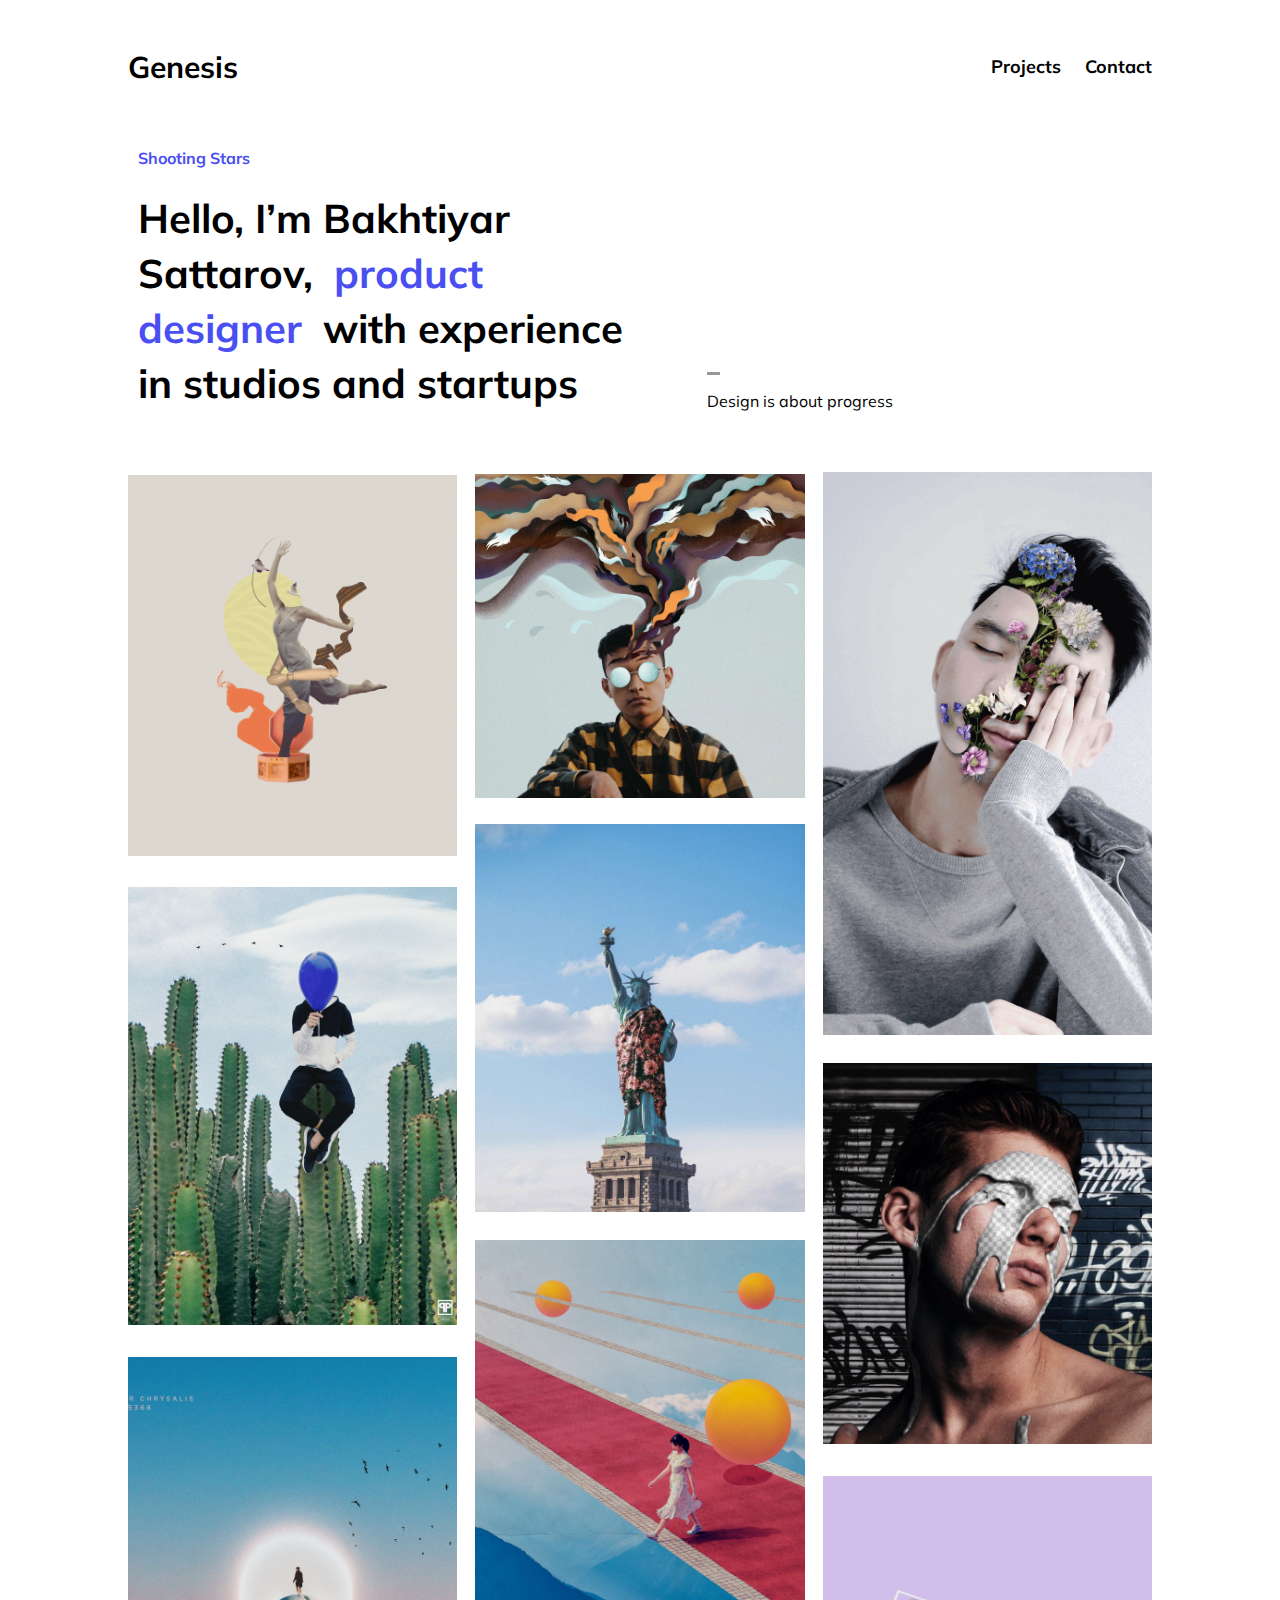
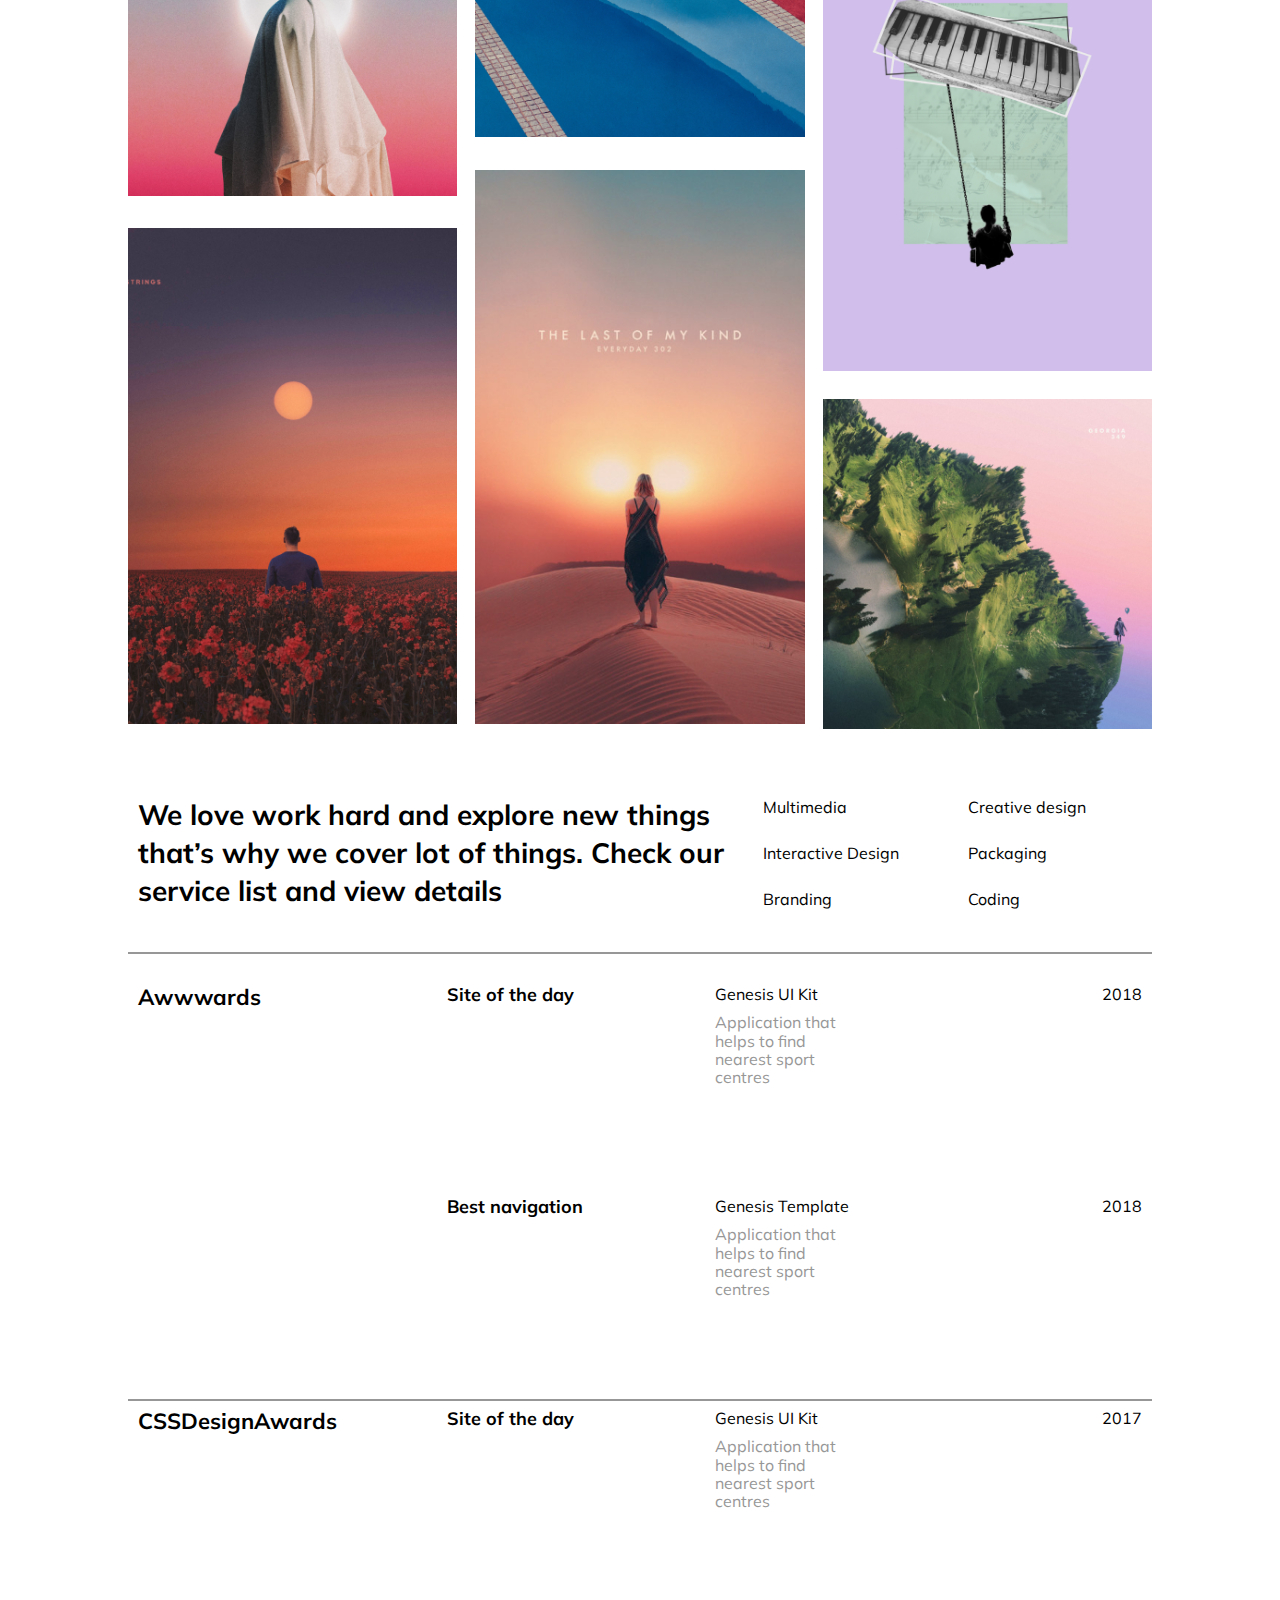
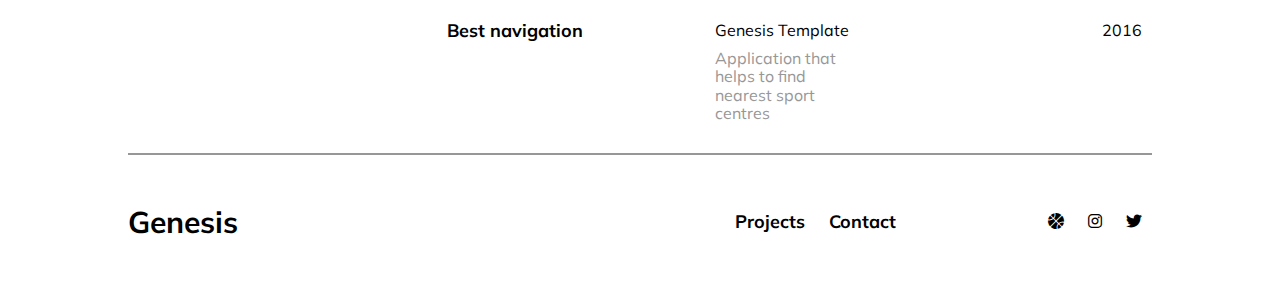
<file: index.html>
<!DOCTYPE html>
<html lang="en">

<head>
    <meta charset="UTF-8">
    <meta name="viewport" content="width=device-width, initial-scale=1.0">
    <!--Styles and Fonts-->
    <link rel="preconnect" href="https://fonts.googleapis.com">
    <link rel="preconnect" href="https://fonts.gstatic.com" crossorigin>
    <link href="https://fonts.googleapis.com/css2?family=Mulish:wght@200..1000&display=swap" rel="stylesheet">
    <link rel="stylesheet" href="https://cdnjs.cloudflare.com/ajax/libs/font-awesome/6.0.0-beta3/css/all.min.css">
    <link rel="stylesheet" href="../css/index.css">
    <link rel="stylesheet" href="/css/normalize.css">
    <!--FAV ico and PageTitle-->
    <link rel="icon" type="image/png" href="../images/favicon-portfolio.png">
    <title>Genesis Design</title>
</head>

<body>
    <header>
        <nav class="navbar">
            <div class="navbar-left">
                <a href="../index.html" class="navbar-title">Genesis</a>
            </div>
            <div class="navbar-right">
                <a href="/pages/projects.html">Projects</a>
                <a href="/pages/contact.html">Contact</a>
            </div>
        </nav>
    </header>

    <main>
        <!--Section 1 - titles and informations-->
        <section class="container-section">
            <div class="left-container">
                <p class="info-1 span-style">Shooting Stars</p>
                <h1 class="main-title">Hello, I’m Bakhtiyar Sattarov,
                    <span class="span-style">product designer
                    </span>with experience
                    in studios and startups
                </h1>
            </div>
            <div class="right-container">
                <p class="right-container-info-1">Design is about progress</p>
            </div>
        </section>
        <!--Section 2 - images container-->
        <section class="container-section section-2">
            <div class="container grid-section-2">
                <div class="image1"><img src="./images/img-index-1.png" alt="Exotic sculpture"></div>
                <div class="image2"><img src="./images/img-index-2.png" alt="Man wearing glasses"></div>
                <div class="image3"><img src="./images/img-index-3.png" alt="Man with roses on his face"></div>
                <div class="image4"><img src="./images/img-index-4.png" alt="Man sitting on cacti"></div>
                <div class="image5"><img src="./images/img-index-5.png" alt="Statue of Liberty"></div>
                <div class="image6"><img src="./images/img-index-6.png" alt="Man with paint on his face"></div>
                <div class="image7"><img src="./images/img-index-7.png" alt="Veil with halo in the center"></div>
                <div class="image8"><img src="./images/img-index-8.png" alt="Woman walking"></div>
                <div class="image9"><img src="./images/img-index-9.png" alt="Child on toy swing"></div>
                <div class="image10"><img src="./images/img-index-10.png" alt="Rose plantation"></div>
                <div class="image11"><img src="./images/img-index-11.png" alt="Woman walking on dunes"></div>
                <div class="image12"><img src="./images/img-index-12.png" alt="Nature with a lake"></div>
            </div>
        </section>
        <!--Section 3 - more informations-->
        <section class="container-section">
            <div class="container">
                <div class="left-container section-3">
                    <h2 class="second-title">We love work hard and explore new things that’s why we cover lot of things.
                        Check
                        our service list
                        and
                        view details
                    </h2>
                </div>
                <div class="middle-container section-3">
                    <p class="info-3">Multimedia</p>
                    <p class="info-3">Interactive Design</p>
                    <p class="info-3">Branding</p>
                </div>
                <div class="right-container section-3">
                    <p class="info-3">Creative design</p>
                    <p class="info-3">Packaging</p>
                    <p class="info-3">Coding</p>
                </div>
            </div>
        </section>
        <!--Section 4 - Column informations 'Awwwards' and 'CSSDesignAwards'-->
        <section class="container-section">
            <div class="container grid-section-4">
                <div class="item-1">
                    <h3 class="third-title">Awwwards</h3>
                </div>
                <div class="item-2">
                    <h4 class="fourth-title">Site of the day</h4>
                </div>
                <div class="item-3">
                    <p class="info-4-style-1">Genesis UI Kit</p>
                    <p class="info-4-style-2">Application that helps to find nearest sport centres</p>
                </div>
                <div class="item-4">
                    <p class="info-4-style-3">2018</p>
                </div>
                <div class="item-5">
                    <h4 class="fourth-title">Best navigation</h4>
                </div>
                <div class="item-6">
                    <p class="info-4-style-1">Genesis Template</p>
                    <p class="info-4-style-2">Application that helps to find nearest sport centres</p>
                </div>
                <div class="item-7">
                    <p class="info-4-style-3">2018</p>
                </div>
                <!-- Separator element for border -->
                <div class="separator"></div>
                <div class="item-8">
                    <h3 class="third-title">CSSDesignAwards</h3>
                </div>
                <div class="item-9">
                    <h4 class="fourth-title">Site of the day</h4>
                </div>
                <div class="item-10">
                    <p class="info-4-style-1">Genesis UI Kit</p>
                    <p class="info-4-style-2">Application that helps to find nearest sport centres</p>
                </div>
                <div class="item-11">
                    <p class="info-4-style-3">2017</p>
                </div>
                <div class="item-12">
                    <h4 class="fourth-title">Best navigation</h4>
                </div>
                <div class="item-13">
                    <p class="info-4-style-1">Genesis Template</p>
                    <p class="info-4-style-2">Application that helps to find nearest sport centres</p>
                </div>
                <div class="item-14">
                    <p class="info-4-style-3">2016</p>
                </div>
            </div>
        </section>
    </main>
    <footer class="footer-container">
        <div class="footer-left">
            <a href="../index.html" class="footer-title">Genesis</a>
        </div>
        <div class="footer-right">
            <a href="../pages/projects.html">Projects</a>
            <a href="../pages/contact.html">Contact</a>
        </div>
        <div class="social-media">
            <i class="fa-solid fa-basketball"></i>
            <i class="fa-brands fa-instagram"></i>
            <i class="fa-brands fa-twitter"></i>
        </div>
    </footer>
</body>

</html>
</file>
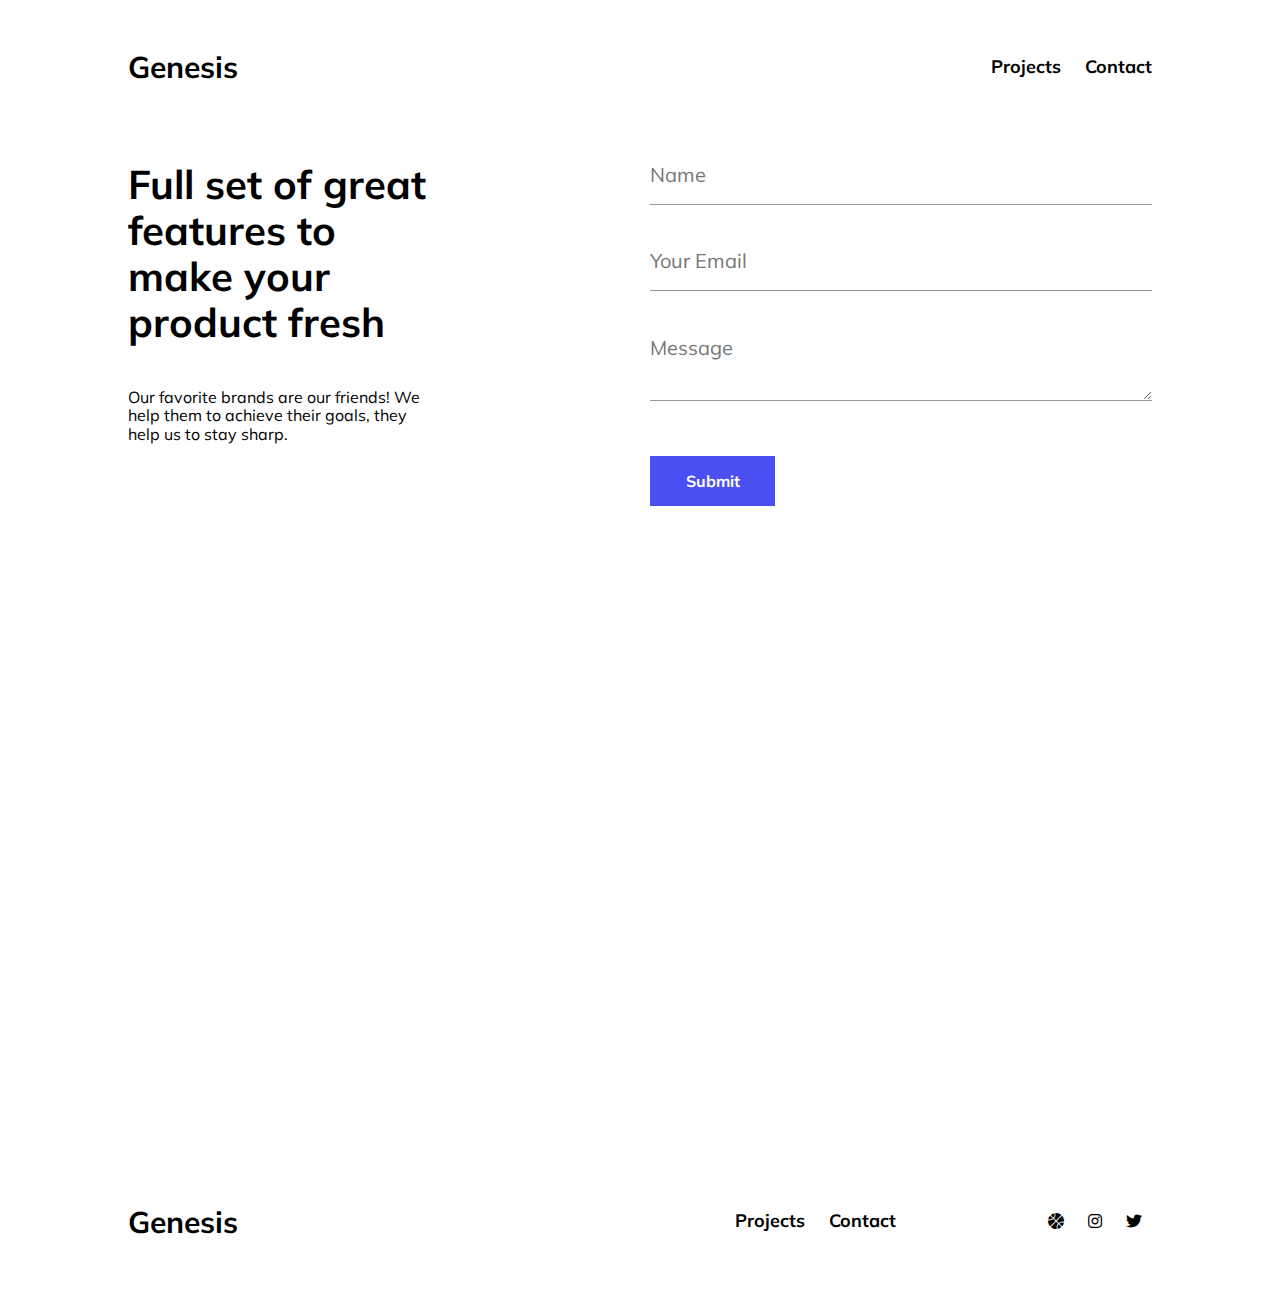
<file: pages/contact.html>
<!DOCTYPE html>
<html lang="en">

<head>
    <meta charset="UTF-8">
    <meta name="viewport" content="width=device-width, initial-scale=1.0">
    <!--Styles and Fonts-->
    <link rel="preconnect" href="https://fonts.googleapis.com">
    <link rel="preconnect" href="https://fonts.gstatic.com" crossorigin>
    <link href="https://fonts.googleapis.com/css2?family=Mulish:wght@200..1000&display=swap" rel="stylesheet">
    <link rel="stylesheet" href="https://cdnjs.cloudflare.com/ajax/libs/font-awesome/6.0.0-beta3/css/all.min.css">
    <link rel="stylesheet" href="../css/normalize.css">
    <link rel="stylesheet" href="../css/contact.css">
    <!--FAV ico and PageTitle-->
    <link rel="icon" type="image/png" href="../images/favicon-portfolio.png">
    <title>Contact</title>
</head>

<body>
    <header>
        <nav class="navbar">
            <div class="navbar-left">
                <a href="../index.html" class="navbar-title">Genesis</a>
            </div>
            <div class="navbar-right">
                <a href="../pages/projects.html">Projects</a>
                <a href="../pages/contact.html">Contact</a>
            </div>
        </nav>
    </header>
    <main>
        <section class="container-section">
            <div class="container">
                <div class="left-container">
                    <h1 class="contact-main-title">Full set of great features to make your product fresh</h1>
                    <p class="contact-info">Our favorite brands are our friends! We help them to achieve their goals,
                        they help us to stay sharp.</p>
                </div>
                <div class="right-container">
                    <form action="post" class="contact-form">
                        <input type="text" name="full-name" id="full-name" class="input-style" placeholder="Name"
                            required>
                        <input type="email" name="email" id="email" placeholder="Your Email" class="input-style"
                            required>
                        <textarea id="message" name="message" placeholder="Message" class="input-style"
                            required></textarea>
                        <button type="submit" class="btn-submit">Submit</button>
                    </form>
                </div>
            </div>
        </section>
        <section class="container-section">
            <iframe class="map" title="Google Search Result for Example"
                src="https://www.google.com/maps/embed?pb=!1m18!1m12!1m3!1d3927.38170725722!2d-73.94854320223972!3d40.702175382916735!2m3!1f0!2f0!3f0!3m2!1i1024!2i768!4f13.1!3m3!1m2!1s0x89c25bfae0c4ffa1%3A0x4ca1a0fe1d8507a7!2sBroadway%20Triangle%2C%20Brooklyn%2C%20NY%2011206%2C%20USA!5e0!3m2!1sen!2sse!4v1727700426105!5m2!1sen!2sse"></iframe>

        </section>
    </main>
    <footer class="footer-container">
        <div class="footer-left">
            <a href="../index.html" class="footer-title">Genesis</a>
        </div>
        <div class="footer-right">
            <a href="../pages/projects.html">Projects</a>
            <a href="../pages/contact.html">Contact</a>
        </div>
        <div class="social-media">
            <i class="fa-solid fa-basketball"></i>
            <i class="fa-brands fa-instagram"></i>
            <i class="fa-brands fa-twitter"></i>
        </div>
    </footer>
</body>

</html>
</file>
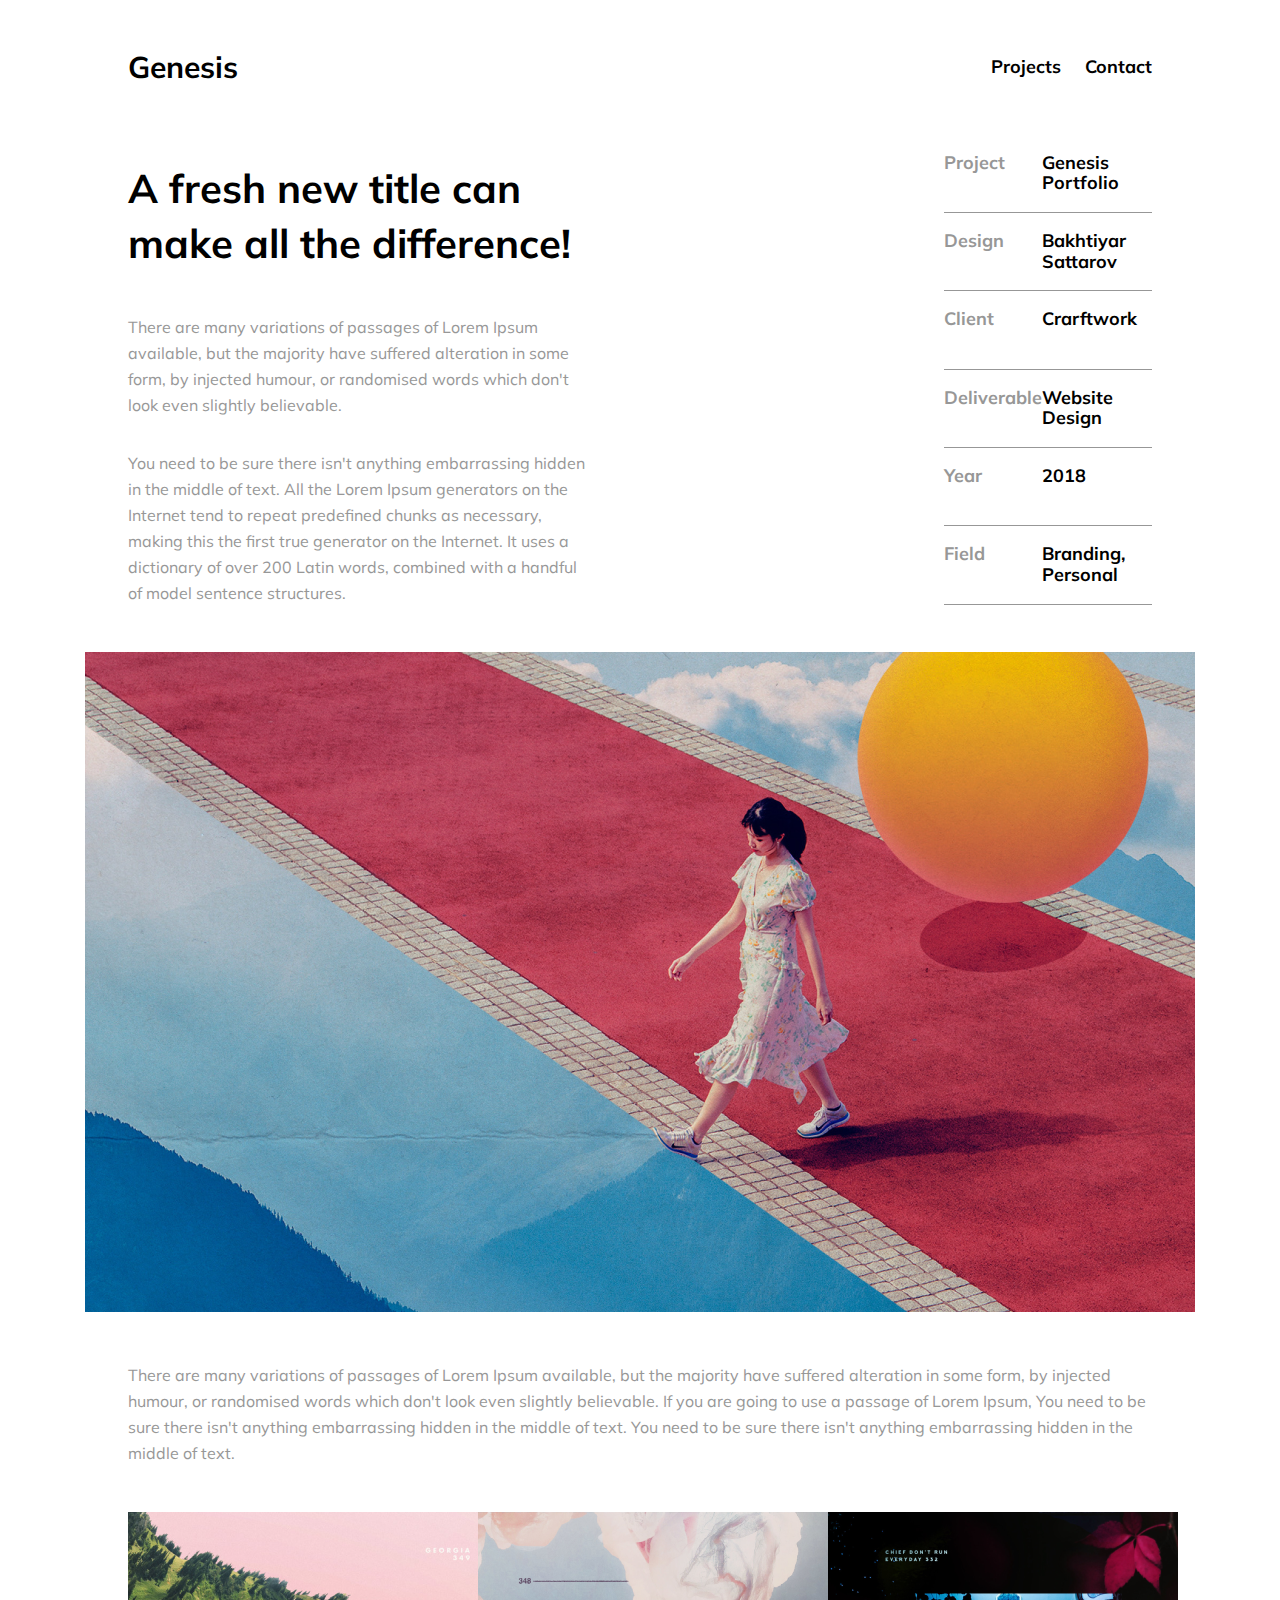
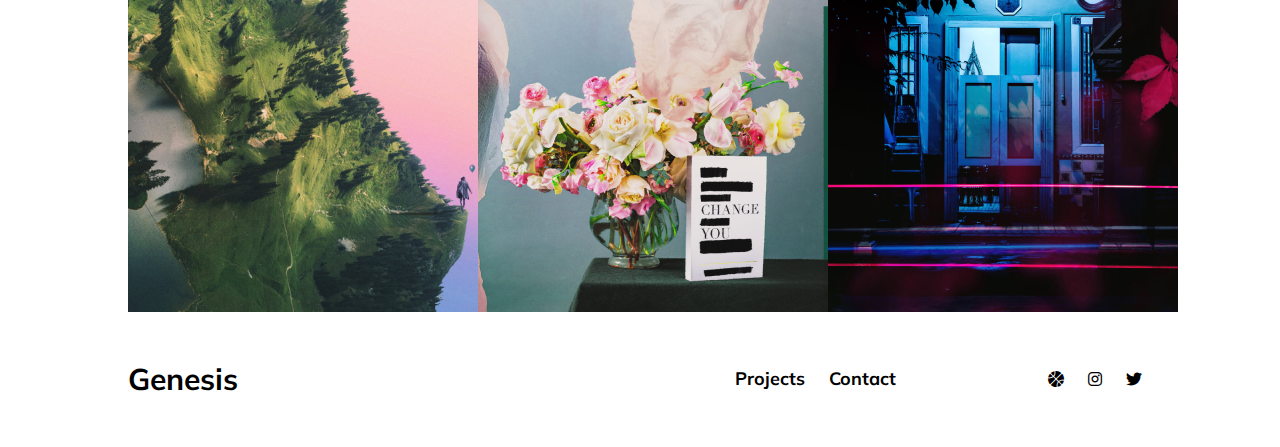
<file: pages/projects.html>
<!DOCTYPE html>
<html lang="en">

<head>
    <meta charset="UTF-8">
    <meta name="viewport" content="width=device-width, initial-scale=1.0">
    <!--Styles and Fonts-->
    <link rel="preconnect" href="https://fonts.googleapis.com">
    <link rel="preconnect" href="https://fonts.gstatic.com" crossorigin>
    <link href="https://fonts.googleapis.com/css2?family=Mulish:wght@200..1000&display=swap" rel="stylesheet">
    <link rel="stylesheet" href="https://cdnjs.cloudflare.com/ajax/libs/font-awesome/6.0.0-beta3/css/all.min.css">
    <link rel="stylesheet" href="../css/normalize.css">
    <link rel="stylesheet" href="../css/projects.css">
    <!--FAV ico and PageTitle-->
    <link rel="icon" type="image/png" href="../images/favicon-portfolio.png">
    <title>Projects</title>
</head>

<body>
    <header>
        <nav class="navbar">
            <div class="navbar-left">
                <a href="../index.html" class="navbar-title">Genesis</a>
            </div>
            <div class="navbar-right">
                <a href="../pages/projects.html">Projects</a>
                <a href="../pages/contact.html">Contact</a>
            </div>
        </nav>
    </header>
    <main>
        <!--Section 1-->
        <section class="container-section">
            <div class="left-container">
                <h1 class="projects-main-title">A fresh new title can make all the difference!</h1>
                <p class="project-informations">There are many variations of passages of Lorem Ipsum available, but the
                    majority have suffered
                    alteration in some form,
                    by injected humour, or randomised words which don't look even slightly believable.</p>
                <p class="project-informations">You need to be sure there isn't anything embarrassing hidden in the
                    middle of text. All the Lorem
                    Ipsum generators on
                    the Internet tend to repeat predefined chunks as necessary, making this the first true generator on
                    the Internet. It
                    uses a dictionary of over 200 Latin words, combined with a handful of model sentence structures.</p>
            </div>
            <div class="right-container">
                <div class="grid-container">
                    <div class="grid-item item-1">
                        <p>Project</p>
                    </div>
                    <div class="grid-item item-2">
                        <p>Genesis Portfolio</p>
                    </div>
                    <div class="grid-item item-3">
                        <p>Design</p>
                    </div>
                    <div class="grid-item item-4">
                        <p>Bakhtiyar Sattarov</p>
                    </div>
                    <div class="grid-item item-5">
                        <p>Client</p>
                    </div>
                    <div class="grid-item item-6">
                        <p>Crarftwork</p>
                    </div>
                    <div class="grid-item item-7">
                        <p>Deliverable</p>
                    </div>
                    <div class="grid-item item-8">
                        <p>Website Design</p>
                    </div>
                    <div class="grid-item item-9">
                        <p>Year</p>
                    </div>
                    <div class="grid-item item-10">
                        <p>2018</p>
                    </div>
                    <div class="grid-item item-11">
                        <p>Field</p>
                    </div>
                    <div class="grid-item item-12">
                        <p>Branding, Personal</p>
                    </div>
                </div><!--End div grid-container -->
            </div><!--End div right-container -->
        </section>
        <!--Section 2-->
        <section class="container-section section-2">
            <div>
                <img src="../images/img-projects-1-woman-blue-red.png" alt="Woman walking">
            </div>
        </section>
        <!--Section 3-->
        <section class="container-section section-3">
            <div>
                <p class="project-informations">There are many variations of passages of Lorem Ipsum available, but the
                    majority have suffered alteration in some form,
                    by injected humour, or randomised words which don't look even slightly believable. If you are going
                    to use a passage of
                    Lorem Ipsum, You need to be sure there isn't anything embarrassing hidden in the middle of text. You
                    need to be sure
                    there isn't anything embarrassing hidden in the middle of text.</p>
            </div>
        </section>
        <!--Section 4-->
        <section class="container-section section-4">
            <img src="../images/img-projects-2-nature-.png" alt="Nature with a lake">
            <img src="../images/img-projects-3-flowers.png" alt="Flowers with a book">
            <img src="../images/img-projects-4-blue-door.png" alt="Dark and Blue Door">
        </section>
    </main>
    <footer class="footer-container">
        <div class="footer-left">
            <a href="../index.html" class="footer-title">Genesis</a>
        </div>
        <div class="footer-right">
            <a href="../pages/projects.html">Projects</a>
            <a href="../pages/contact.html">Contact</a>
        </div>
        <div class="social-media">
            <i class="fa-solid fa-basketball"></i>
            <i class="fa-brands fa-instagram"></i>
            <i class="fa-brands fa-twitter"></i>
        </div>
    </footer>
</body>

</html>
</file>
<file: css/index.css>
/* Navbar Styles */
.navbar {
  margin: 30px auto;
  max-width: 80%;
  display: grid;
  grid-template-columns: 1fr 1fr; /* Two equal columns */
  padding: 20px;
  align-items: center; /* Center items vertically */
}

.navbar-left {
  justify-self: start;
}

.navbar-right {
  justify-self: end;
}

.navbar-title {
  font-family: "Mulish", sans-serif;
  font-size: 30px;
  font-weight: bold;
  color: black;
  text-decoration: none;
}

.navbar-right a {
  font-family: "Mulish", sans-serif;
  font-size: 18px;
  margin-left: 20px;
  text-decoration: none;
  color: black;
  font-weight: bold;
}

.navbar-right a:hover {
  text-decoration: underline;
}

/* Navbar Styles */
.footer-container {
  margin: 30px auto;
  max-width: 80%;
  display: grid;
  grid-template-columns: 1fr 1fr 1fr 1fr; /* Four equal columns */
  padding: 20px;
  align-items: center; /* Center items vertically */
}

.footer-left {
  grid-column-start: 1;
  grid-column-end: 3;
  justify-self: start;
}

.footer-right,
.social-media {
  justify-self: end;
  grid-column-start: 3;
  grid-column-end: 3;
}

.footer-title {
  font-family: "Mulish", sans-serif;
  font-size: 30px;
  font-weight: bold;
  color: black;
  text-decoration: none;
}

.footer-right a {
  font-family: "Mulish", sans-serif;
  font-size: 18px;
  margin-left: 20px;
  text-decoration: none;
  color: black;
  font-weight: bold;
}

.footer-right a:hover {
  text-decoration: underline;
}

.social-media {
  grid-column-start: 4;
  grid-column-end: 4;
}

.social-media i {
  margin: 0 10px 0 10px;
}

.social-media i:hover {
  cursor: pointer;
}

.container-section {
  /* All sections */
  display: flex;
  margin: 30px auto;
  max-width: 80%;
  max-height: 100vh;
}
.container-section.section-2 {
  display: block;
  max-height: none;
}

.container {
  display: flex;
  justify-content: space-between;
  align-items: center;
  width: 100%;
  min-height: inherit;
}

.left-container {
  display: flex;
  flex-direction: column;
  width: 50%;
  min-height: inherit;
}
.left-container.section-3 {
  width: 60%;
}

.right-container {
  display: flex;
  flex-direction: column;
  width: 50%;
  justify-content: flex-end;
  align-items: flex-end;
}
.right-container.section-3 {
  width: 20%;
}

.middle-container {
  display: flex;
  flex-direction: column;
  align-items: flex-end;
  justify-self: end;
}
.middle-container.section-3 {
  width: 20%;
}

.right-container-info-1 {
  position: relative;
  padding-top: 20px; /* Extra spacing at the top to avoid overlapping the content */
}

.right-container-info-1::before {
  content: "";
  position: absolute;
  top: 0;
  left: 0;
  width: 3%; /* "Border" width */
  height: 3px; /* Height of the "border" */
  background-color: #979797; /* "Border" color */
}

.main-title,
.second-title,
.third-title,
.fourth-title,
.right-container-info-1,
.info-1,
.info-3,
.info-4-style-1,
.info-4-style-2,
.info-4-style-3,
.span-style {
  font-family: "Mulish", sans-serif;
  font-optical-sizing: auto;
  width: 85%;
  margin: 10px;
}
.main-title.main-title, .main-title.second-title, .main-title.third-title, .main-title.fourth-title,
.second-title.main-title,
.second-title.second-title,
.second-title.third-title,
.second-title.fourth-title,
.third-title.main-title,
.third-title.second-title,
.third-title.third-title,
.third-title.fourth-title,
.fourth-title.main-title,
.fourth-title.second-title,
.fourth-title.third-title,
.fourth-title.fourth-title,
.right-container-info-1.main-title,
.right-container-info-1.second-title,
.right-container-info-1.third-title,
.right-container-info-1.fourth-title,
.info-1.main-title,
.info-1.second-title,
.info-1.third-title,
.info-1.fourth-title,
.info-3.main-title,
.info-3.second-title,
.info-3.third-title,
.info-3.fourth-title,
.info-4-style-1.main-title,
.info-4-style-1.second-title,
.info-4-style-1.third-title,
.info-4-style-1.fourth-title,
.info-4-style-2.main-title,
.info-4-style-2.second-title,
.info-4-style-2.third-title,
.info-4-style-2.fourth-title,
.info-4-style-3.main-title,
.info-4-style-3.second-title,
.info-4-style-3.third-title,
.info-4-style-3.fourth-title,
.span-style.main-title,
.span-style.second-title,
.span-style.third-title,
.span-style.fourth-title {
  font-weight: 700;
  font-style: normal;
  width: auto;
}
.main-title.main-title,
.second-title.main-title,
.third-title.main-title,
.fourth-title.main-title,
.right-container-info-1.main-title,
.info-1.main-title,
.info-3.main-title,
.info-4-style-1.main-title,
.info-4-style-2.main-title,
.info-4-style-3.main-title,
.span-style.main-title {
  font-size: 40px;
  line-height: 55px;
}
.main-title.second-title,
.second-title.second-title,
.third-title.second-title,
.fourth-title.second-title,
.right-container-info-1.second-title,
.info-1.second-title,
.info-3.second-title,
.info-4-style-1.second-title,
.info-4-style-2.second-title,
.info-4-style-3.second-title,
.span-style.second-title {
  font-size: 28px;
  line-height: 38px;
}
.main-title.third-title,
.second-title.third-title,
.third-title.third-title,
.fourth-title.third-title,
.right-container-info-1.third-title,
.info-1.third-title,
.info-3.third-title,
.info-4-style-1.third-title,
.info-4-style-2.third-title,
.info-4-style-3.third-title,
.span-style.third-title {
  font-size: 22px;
  line-height: auto;
}
.main-title.fourth-title,
.second-title.fourth-title,
.third-title.fourth-title,
.fourth-title.fourth-title,
.right-container-info-1.fourth-title,
.info-1.fourth-title,
.info-3.fourth-title,
.info-4-style-1.fourth-title,
.info-4-style-2.fourth-title,
.info-4-style-3.fourth-title,
.span-style.fourth-title {
  font-size: 18px;
  line-height: auto;
}
.main-title.info-1, .main-title.info-3, .main-title.info-4-style-1, .main-title.info-4-style-2, .main-title.info-4-style-3,
.second-title.info-1,
.second-title.info-3,
.second-title.info-4-style-1,
.second-title.info-4-style-2,
.second-title.info-4-style-3,
.third-title.info-1,
.third-title.info-3,
.third-title.info-4-style-1,
.third-title.info-4-style-2,
.third-title.info-4-style-3,
.fourth-title.info-1,
.fourth-title.info-3,
.fourth-title.info-4-style-1,
.fourth-title.info-4-style-2,
.fourth-title.info-4-style-3,
.right-container-info-1.info-1,
.right-container-info-1.info-3,
.right-container-info-1.info-4-style-1,
.right-container-info-1.info-4-style-2,
.right-container-info-1.info-4-style-3,
.info-1.info-1,
.info-1.info-3,
.info-1.info-4-style-1,
.info-1.info-4-style-2,
.info-1.info-4-style-3,
.info-3.info-1,
.info-3.info-3,
.info-3.info-4-style-1,
.info-3.info-4-style-2,
.info-3.info-4-style-3,
.info-4-style-1.info-1,
.info-4-style-1.info-3,
.info-4-style-1.info-4-style-1,
.info-4-style-1.info-4-style-2,
.info-4-style-1.info-4-style-3,
.info-4-style-2.info-1,
.info-4-style-2.info-3,
.info-4-style-2.info-4-style-1,
.info-4-style-2.info-4-style-2,
.info-4-style-2.info-4-style-3,
.info-4-style-3.info-1,
.info-4-style-3.info-3,
.info-4-style-3.info-4-style-1,
.info-4-style-3.info-4-style-2,
.info-4-style-3.info-4-style-3,
.span-style.info-1,
.span-style.info-3,
.span-style.info-4-style-1,
.span-style.info-4-style-2,
.span-style.info-4-style-3 {
  font-size: 16px;
  line-height: auto;
  font-style: normal;
}
.main-title.info-1, .main-title.info-4-style-2,
.second-title.info-1,
.second-title.info-4-style-2,
.third-title.info-1,
.third-title.info-4-style-2,
.fourth-title.info-1,
.fourth-title.info-4-style-2,
.right-container-info-1.info-1,
.right-container-info-1.info-4-style-2,
.info-1.info-1,
.info-1.info-4-style-2,
.info-3.info-1,
.info-3.info-4-style-2,
.info-4-style-1.info-1,
.info-4-style-1.info-4-style-2,
.info-4-style-2.info-1,
.info-4-style-2.info-4-style-2,
.info-4-style-3.info-1,
.info-4-style-3.info-4-style-2,
.span-style.info-1,
.span-style.info-4-style-2 {
  color: #979797;
}
.main-title.info-1,
.second-title.info-1,
.third-title.info-1,
.fourth-title.info-1,
.right-container-info-1.info-1,
.info-1.info-1,
.info-3.info-1,
.info-4-style-1.info-1,
.info-4-style-2.info-1,
.info-4-style-3.info-1,
.span-style.info-1 {
  font-weight: 700;
  line-height: 26px;
}
.main-title.info-3,
.second-title.info-3,
.third-title.info-3,
.fourth-title.info-3,
.right-container-info-1.info-3,
.info-1.info-3,
.info-3.info-3,
.info-4-style-1.info-3,
.info-4-style-2.info-3,
.info-4-style-3.info-3,
.span-style.info-3 {
  font-weight: 400;
  line-height: 26px;
}
.main-title.info-4-style-2,
.second-title.info-4-style-2,
.third-title.info-4-style-2,
.fourth-title.info-4-style-2,
.right-container-info-1.info-4-style-2,
.info-1.info-4-style-2,
.info-3.info-4-style-2,
.info-4-style-1.info-4-style-2,
.info-4-style-2.info-4-style-2,
.info-4-style-3.info-4-style-2,
.span-style.info-4-style-2 {
  width: 11vw;
  font-weight: 400;
}
.main-title.span-style,
.second-title.span-style,
.third-title.span-style,
.fourth-title.span-style,
.right-container-info-1.span-style,
.info-1.span-style,
.info-3.span-style,
.info-4-style-1.span-style,
.info-4-style-2.span-style,
.info-4-style-3.span-style,
.span-style.span-style {
  color: #4a4ff2;
}

.grid-section-2 {
  display: grid;
  gap: 2vh;
  padding-top: 2%;
  padding-bottom: 2%;
  grid-template-columns: repeat(9, 1fr);
  grid-template-rows: repeat(32, 1fr);
}

.grid-section-2 img,
.grid-section-2 div {
  width: inherit;
  height: inherit;
}

.image1 {
  grid-column-start: 1;
  grid-column-end: 4;
  grid-row-start: 1;
  grid-row-end: 8;
}

.image2 {
  grid-column-start: 4;
  grid-column-end: 7;
  grid-row-start: 1;
  grid-row-end: 7;
}

.image3 {
  grid-column-start: 7;
  grid-column-end: 10;
  grid-row-start: 1;
  grid-row-end: 11;
}

.image4 {
  grid-column-start: 1;
  grid-column-end: 4;
  grid-row-start: 8;
  grid-row-end: 16;
}

.image5 {
  grid-column-start: 4;
  grid-column-end: 7;
  grid-row-start: 7;
  grid-row-end: 14;
}

.image6 {
  grid-column-start: 7;
  grid-column-end: 10;
  grid-row-start: 11;
  grid-row-end: 18;
}

.image7 {
  grid-column-start: 1;
  grid-column-end: 4;
  grid-row-start: 16;
  grid-row-end: 24;
}

.image8 {
  grid-column-start: 4;
  grid-column-end: 7;
  grid-row-start: 14;
  grid-row-end: 23;
}

.image9 {
  grid-column-start: 7;
  grid-column-end: 10;
  grid-row-start: 18;
  grid-row-end: 27;
}

.image10 {
  grid-column-start: 1;
  grid-column-end: 4;
  grid-row-start: 24;
  grid-row-end: 33;
}

.image11 {
  grid-column-start: 4;
  grid-column-end: 7;
  grid-row-start: 23;
  grid-row-end: 33;
}

.image12 {
  grid-column-start: 7;
  grid-column-end: 10;
  grid-row-start: 27;
  grid-row-end: 33;
}

.grid-section-4 {
  display: grid;
  gap: 10vh;
  padding-top: 2%;
  padding-bottom: 2%;
  grid-template-columns: repeat(4, 1fr);
  grid-template-rows: repeat(4, 1fr);
  align-items: start; /* Aligns content to the top of cells */
  border-top: 2px solid #979797;
  border-bottom: 2px solid #979797;
}

/* Style for the separator element */
.separator {
  grid-column: 1/-1; /* Occupy all columns */
  grid-row: 3; /* Position between the second and third line */
  height: 2px;
  background-color: #979797;
}

/* Items 1 to 7 */
.item-1 {
  grid-column: 1;
  grid-row: 1/3; /* Occupies the first two lines */
}

.item-2 {
  grid-column: 2;
  grid-row: 1;
}

.item-3 {
  grid-column: 3;
  grid-row: 1;
}

.item-4 {
  grid-column: 4;
  grid-row: 1;
  justify-self: end;
}

.item-5 {
  grid-column: 2;
  grid-row: 2;
}

.item-6 {
  grid-column: 3;
  grid-row: 2;
}

.item-7 {
  grid-column: 4;
  grid-row: 2;
  justify-self: end;
}

/* Items 8 to 14 */
.item-8 {
  grid-column: 1;
  grid-row: 3/5; /* Occupies the third and fourth line */
}

.item-9 {
  grid-column: 2;
  grid-row: 3;
}

.item-10 {
  grid-column: 3;
  grid-row: 3;
}

.item-11 {
  grid-column: 4;
  grid-row: 3;
  justify-self: end;
}

.item-12 {
  grid-column: 2;
  grid-row: 4;
}

.item-13 {
  grid-column: 3;
  grid-row: 4;
}

.item-14 {
  grid-column: 4;
  grid-row: 4;
  justify-self: end;
}
</file>
<file: css/contact.css>
@charset "UTF-8";
/* Navbar Styles */
.navbar {
  margin: 30px auto;
  max-width: 80%;
  display: grid;
  grid-template-columns: 1fr 1fr; /* Two equal columns */
  padding: 20px;
  align-items: center; /* Center items vertically */
}

.navbar-left {
  justify-self: start;
}

.navbar-right {
  justify-self: end;
}

.navbar-title {
  font-family: "Mulish", sans-serif;
  font-size: 30px;
  font-weight: bold;
  color: black;
  text-decoration: none;
}

.navbar-right a {
  font-family: "Mulish", sans-serif;
  font-size: 18px;
  margin-left: 20px;
  text-decoration: none;
  color: black;
  font-weight: bold;
}

.navbar-right a:hover {
  text-decoration: underline;
}

/* Navbar Styles */
.footer-container {
  margin: 30px auto;
  max-width: 80%;
  display: grid;
  grid-template-columns: 1fr 1fr 1fr 1fr; /* Four equal columns */
  padding: 20px;
  align-items: center; /* Center items vertically */
}

.footer-left {
  grid-column-start: 1;
  grid-column-end: 3;
  justify-self: start;
}

.footer-right,
.social-media {
  justify-self: end;
  grid-column-start: 3;
  grid-column-end: 3;
}

.footer-title {
  font-family: "Mulish", sans-serif;
  font-size: 30px;
  font-weight: bold;
  color: black;
  text-decoration: none;
}

.footer-right a {
  font-family: "Mulish", sans-serif;
  font-size: 18px;
  margin-left: 20px;
  text-decoration: none;
  color: black;
  font-weight: bold;
}

.footer-right a:hover {
  text-decoration: underline;
}

.social-media {
  grid-column-start: 4;
  grid-column-end: 4;
}

.social-media i {
  margin: 0 10px 0 10px;
}

.social-media i:hover {
  cursor: pointer;
}

.container-section {
  /* All sections */
  display: flex;
  position: relative;
  margin: 30px auto;
  max-width: 80%;
  min-height: 50vh;
}

.container {
  display: flex;
  justify-content: space-between;
  align-items: center;
  width: 100%;
  min-height: inherit;
}

.left-container {
  display: flex;
  flex-direction: column;
  width: 30%;
  min-height: inherit;
}

.right-container {
  width: 49%;
  min-height: inherit;
}

.contact-main-title,
.btn-submit,
.contact-form {
  font-family: "Mulish", sans-serif;
  font-optical-sizing: auto;
  font-weight: 700;
  font-style: normal;
  font-size: 40px;
}

.contact-form {
  display: flex;
  justify-content: space-between;
  flex-direction: column;
}

.input-style {
  margin: 1.2vh 0 1.2vw 0;
  padding: 2vh 0 2vh 0;
  font-size: 20px;
  color: #979797;
  border: none;
  border-bottom: 1px solid #979797;
}

.contact-info {
  font-family: "Mulish", sans-serif;
  font-optical-sizing: auto;
  font-weight: 400;
  font-style: normal;
  font-size: 16px;
}

.btn-submit {
  margin-top: 8%;
  height: 50px;
  width: 125px;
  font-size: 16px;
  line-height: 20px;
  color: #ffffff;
  border: none;
  background-color: #4a4ff2;
  cursor: pointer;
  transition: transform 0.9s ease;
  /* Transição suave */
}

.btn-submit:hover {
  transform: scale(1.1);
}

.map {
  width: 100%;
  min-height: 60vh;
  border: none;
  filter: grayscale(100%);
}
</file>
<file: css/projects.css>
/* Navbar Styles */
.navbar {
  margin: 30px auto;
  max-width: 80%;
  display: grid;
  grid-template-columns: 1fr 1fr; /* Two equal columns */
  padding: 20px;
  align-items: center; /* Center items vertically */
}

.navbar-left {
  justify-self: start;
}

.navbar-right {
  justify-self: end;
}

.navbar-title {
  font-family: "Mulish", sans-serif;
  font-size: 30px;
  font-weight: bold;
  color: black;
  text-decoration: none;
}

.navbar-right a {
  font-family: "Mulish", sans-serif;
  font-size: 18px;
  margin-left: 20px;
  text-decoration: none;
  color: black;
  font-weight: bold;
}

.navbar-right a:hover {
  text-decoration: underline;
}

/* Navbar Styles */
.footer-container {
  margin: 30px auto;
  max-width: 80%;
  display: grid;
  grid-template-columns: 1fr 1fr 1fr 1fr; /* Four equal columns */
  padding: 20px;
  align-items: center; /* Center items vertically */
}

.footer-left {
  grid-column-start: 1;
  grid-column-end: 3;
  justify-self: start;
}

.footer-right,
.social-media {
  justify-self: end;
  grid-column-start: 3;
  grid-column-end: 3;
}

.footer-title {
  font-family: "Mulish", sans-serif;
  font-size: 30px;
  font-weight: bold;
  color: black;
  text-decoration: none;
}

.footer-right a {
  font-family: "Mulish", sans-serif;
  font-size: 18px;
  margin-left: 20px;
  text-decoration: none;
  color: black;
  font-weight: bold;
}

.footer-right a:hover {
  text-decoration: underline;
}

.social-media {
  grid-column-start: 4;
  grid-column-end: 4;
}

.social-media i {
  margin: 0 10px 0 10px;
}

.social-media i:hover {
  cursor: pointer;
}

.container-section {
  /* All sections */
  display: flex;
  position: relative;
  margin: 30px auto;
  max-width: 80%;
  min-height: 35vh;
}
.container-section.section-2 {
  max-height: 90vh;
  justify-content: center;
}
.container-section.section-3 {
  min-height: 10vh;
  justify-content: center;
}
.container-section.section-4 {
  justify-content: space-evenly;
  max-height: 45vh;
}

.container {
  display: flex;
  justify-content: space-between;
  align-items: center;
  width: 100%;
  min-height: inherit;
}

.left-container {
  display: flex;
  flex-direction: column;
  width: 45%;
  min-height: inherit;
}

.right-container {
  display: flex;
  flex-direction: column;
  width: 55%;
  justify-content: flex-start;
  align-items: flex-end;
}

.projects-main-title,
.project-informations {
  font-family: "Mulish", sans-serif;
  font-optical-sizing: auto;
}
.projects-main-title.projects-main-title,
.project-informations.projects-main-title {
  font-size: 40px;
  line-height: 55px;
  font-weight: 700;
  font-style: normal;
}
.projects-main-title.project-informations,
.project-informations.project-informations {
  color: #979797;
  line-height: 26px;
  font-weight: 400;
  font-style: normal;
}

/*Grid informations*/
.grid-container {
  width: 37%;
  display: grid;
  /*1 fraction unit for each columns, 6 columns*/
  grid-template-columns: repeat 2, 1fr;
  /*1 fraction unit for each columns, 12 rows*/
  grid-template-rows: repeat(6, 1fr);
}

.item-1,
.item-3,
.item-5,
.item-7,
.item-9,
.item-11 {
  grid-column-start: 1;
  grid-column-end: 2;
  border: none;
  border-bottom: 1px solid #979797;
  font-family: "Mulish", sans-serif;
  font-optical-sizing: auto;
  font-weight: 700;
  font-style: normal;
  font-size: 18px;
  color: #979797;
}

.item-2,
.item-4,
.item-6,
.item-8,
.item-10,
.item-12 {
  grid-column-start: 2;
  grid-column-end: 3;
  border: none;
  border-bottom: 1px solid #979797;
  font-family: "Mulish", sans-serif;
  font-optical-sizing: auto;
  font-weight: 700;
  font-style: normal;
  font-size: 18px;
}

.item-1,
.item-2 {
  grid-row-start: 1;
  grid-row-end: 2;
}

.item-3,
.item-4 {
  grid-row-start: 2;
  grid-row-end: 3;
}

.item-5,
.item-6 {
  grid-row-start: 3;
  grid-row-end: 4;
}

.item-7,
.item-8 {
  grid-row-start: 4;
  grid-row-end: 5;
}

.item-9,
.item-10 {
  grid-row-start: 5;
  grid-row-end: 6;
}

.item-11,
.item-12 {
  grid-row-start: 6;
  grid-row-end: 7;
}

/*End Grid informations*/
</file>
